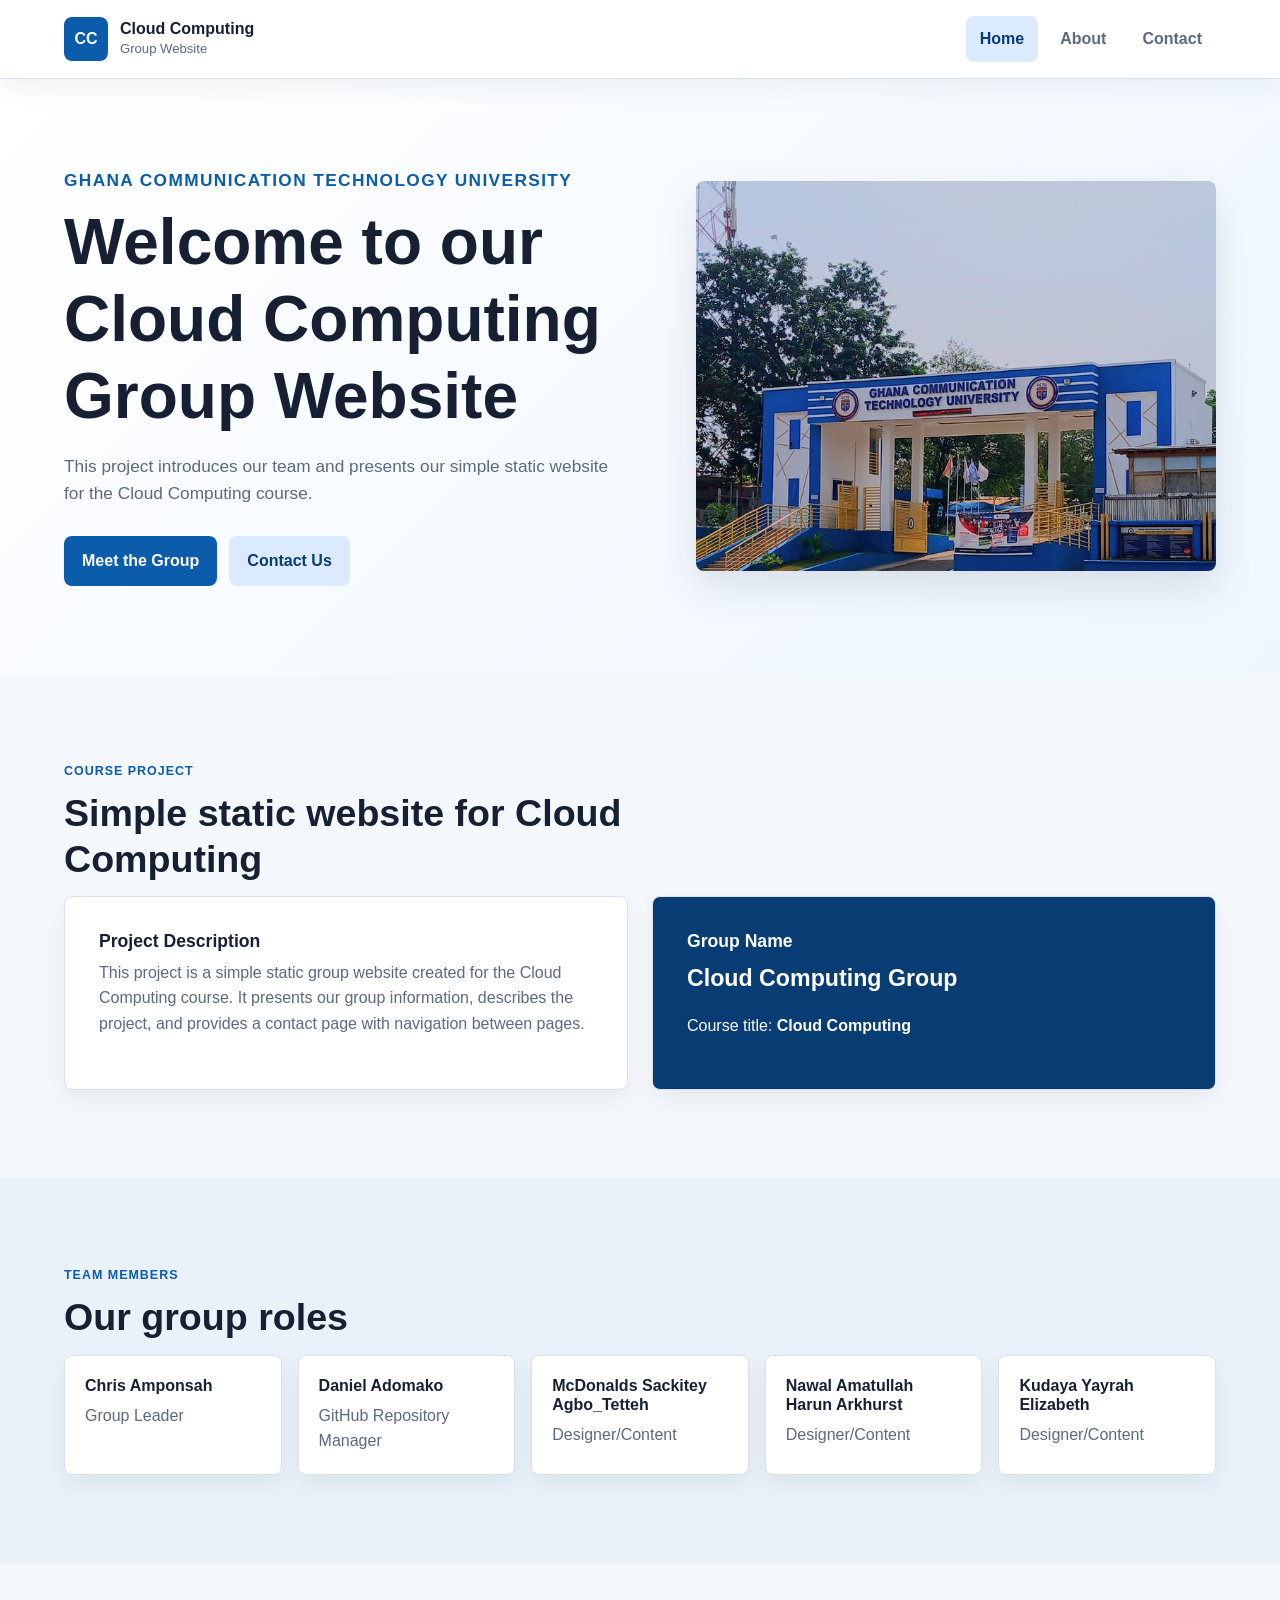
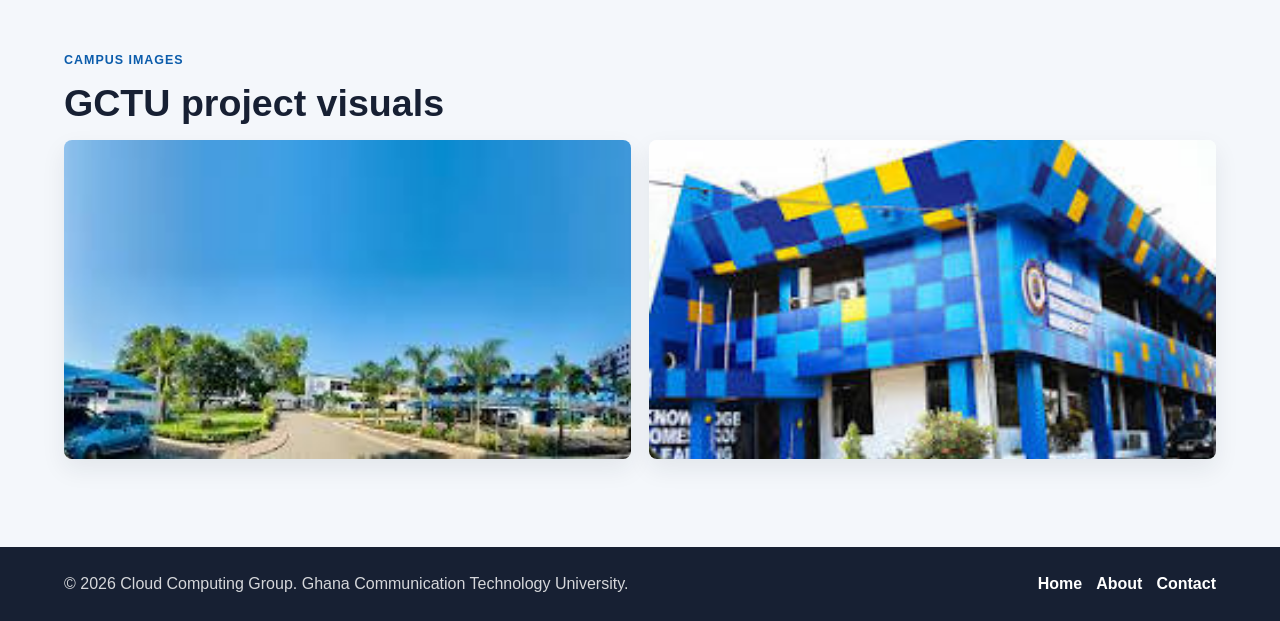
<file: index.html>
<!DOCTYPE html>
<html lang="en">
<head>
  <meta charset="UTF-8">
  <meta name="viewport" content="width=device-width, initial-scale=1.0">
  <meta name="description" content="Cloud Computing group website for a static web design assignment.">
  <title>Home | Cloud Computing Group Website</title>
  <link rel="stylesheet" href="css/style.css">
  <script src="js/script.js" defer></script>
</head>
<body>
  <header class="site-header">
    <a class="brand" href="index.html" aria-label="Cloud Computing Group home">
      <span class="brand-mark">CC</span>
      <span>
        <strong>Cloud Computing</strong>
        <small>Group Website</small>
      </span>
    </a>

    <button class="nav-toggle" type="button" aria-label="Open navigation" aria-expanded="false" aria-controls="site-navigation">
      <span></span>
      <span></span>
      <span></span>
    </button>

    <nav class="site-nav" id="site-navigation" aria-label="Main navigation">
      <a href="index.html" aria-current="page">Home</a>
      <a href="about.html">About</a>
      <a href="contact.html">Contact</a>
    </nav>
  </header>

  <main>
    <section class="hero">
      <div class="hero-content">
        <p class="eyebrow">Ghana Communication Technology University</p>
        <h1>Welcome to our Cloud Computing Group Website</h1>
        <p>
          This project introduces our team and presents our simple static website for the Cloud Computing course.
        </p>
        <div class="hero-actions">
          <a class="button" href="about.html">Meet the Group</a>
          <a class="button button-secondary" href="contact.html">Contact Us</a>
        </div>
      </div>
      <figure class="hero-image">
        <img src="images/gctu-campus-main.jpg" alt="Entrance of Ghana Communication Technology University">
      </figure>
    </section>

    <section class="section">
      <div class="section-heading">
        <p class="eyebrow">Course Project</p>
        <h2>Simple static website for Cloud Computing</h2>
      </div>
      <div class="grid two-columns">
        <article class="card">
          <h3>Project Description</h3>
          <p>
            This project is a simple static group website created for the Cloud Computing course. It presents our group information, describes the project, and provides a contact page with navigation between pages.
          </p>
        </article>
        <article class="card accent-card">
          <h3>Group Name</h3>
          <p class="large-text">Cloud Computing Group</p>
          <p>Course title: <strong>Cloud Computing</strong></p>
        </article>
      </div>
    </section>

    <section class="section soft-section">
      <div class="section-heading">
        <p class="eyebrow">Team Members</p>
        <h2>Our group roles</h2>
      </div>
      <div class="member-grid">
        <article class="member-card">
          <h3>Chris Amponsah</h3>
          <p>Group Leader</p>
        </article>
        <article class="member-card">
          <h3>Daniel Adomako</h3>
          <p>GitHub Repository Manager</p>
        </article>
        <article class="member-card">
          <h3>McDonalds Sackitey Agbo_Tetteh</h3>
          <p>Designer/Content</p>
        </article>
        <article class="member-card">
          <h3>Nawal Amatullah Harun Arkhurst</h3>
          <p>Designer/Content</p>
        </article>
        <article class="member-card">
          <h3>Kudaya Yayrah Elizabeth</h3>
          <p>Designer/Content</p>
        </article>
      </div>
    </section>

    <section class="section">
      <div class="section-heading">
        <p class="eyebrow">Campus Images</p>
        <h2>GCTU project visuals</h2>
      </div>
      <div class="image-grid">
        <figure>
          <img src="images/gctu-campus-view.jpg" alt="Wide view of the Ghana Communication Technology University campus">
        </figure>
        <figure>
          <img src="images/gctu-building.jpg" alt="Ghana Communication Technology University building exterior">
        </figure>
      </div>
    </section>
  </main>

  <footer class="site-footer">
    <p>&copy; 2026 Cloud Computing Group. Ghana Communication Technology University.</p>
    <div class="footer-links">
      <a href="index.html">Home</a>
      <a href="about.html">About</a>
      <a href="contact.html">Contact</a>
    </div>
  </footer>
</body>
</html>
</file>
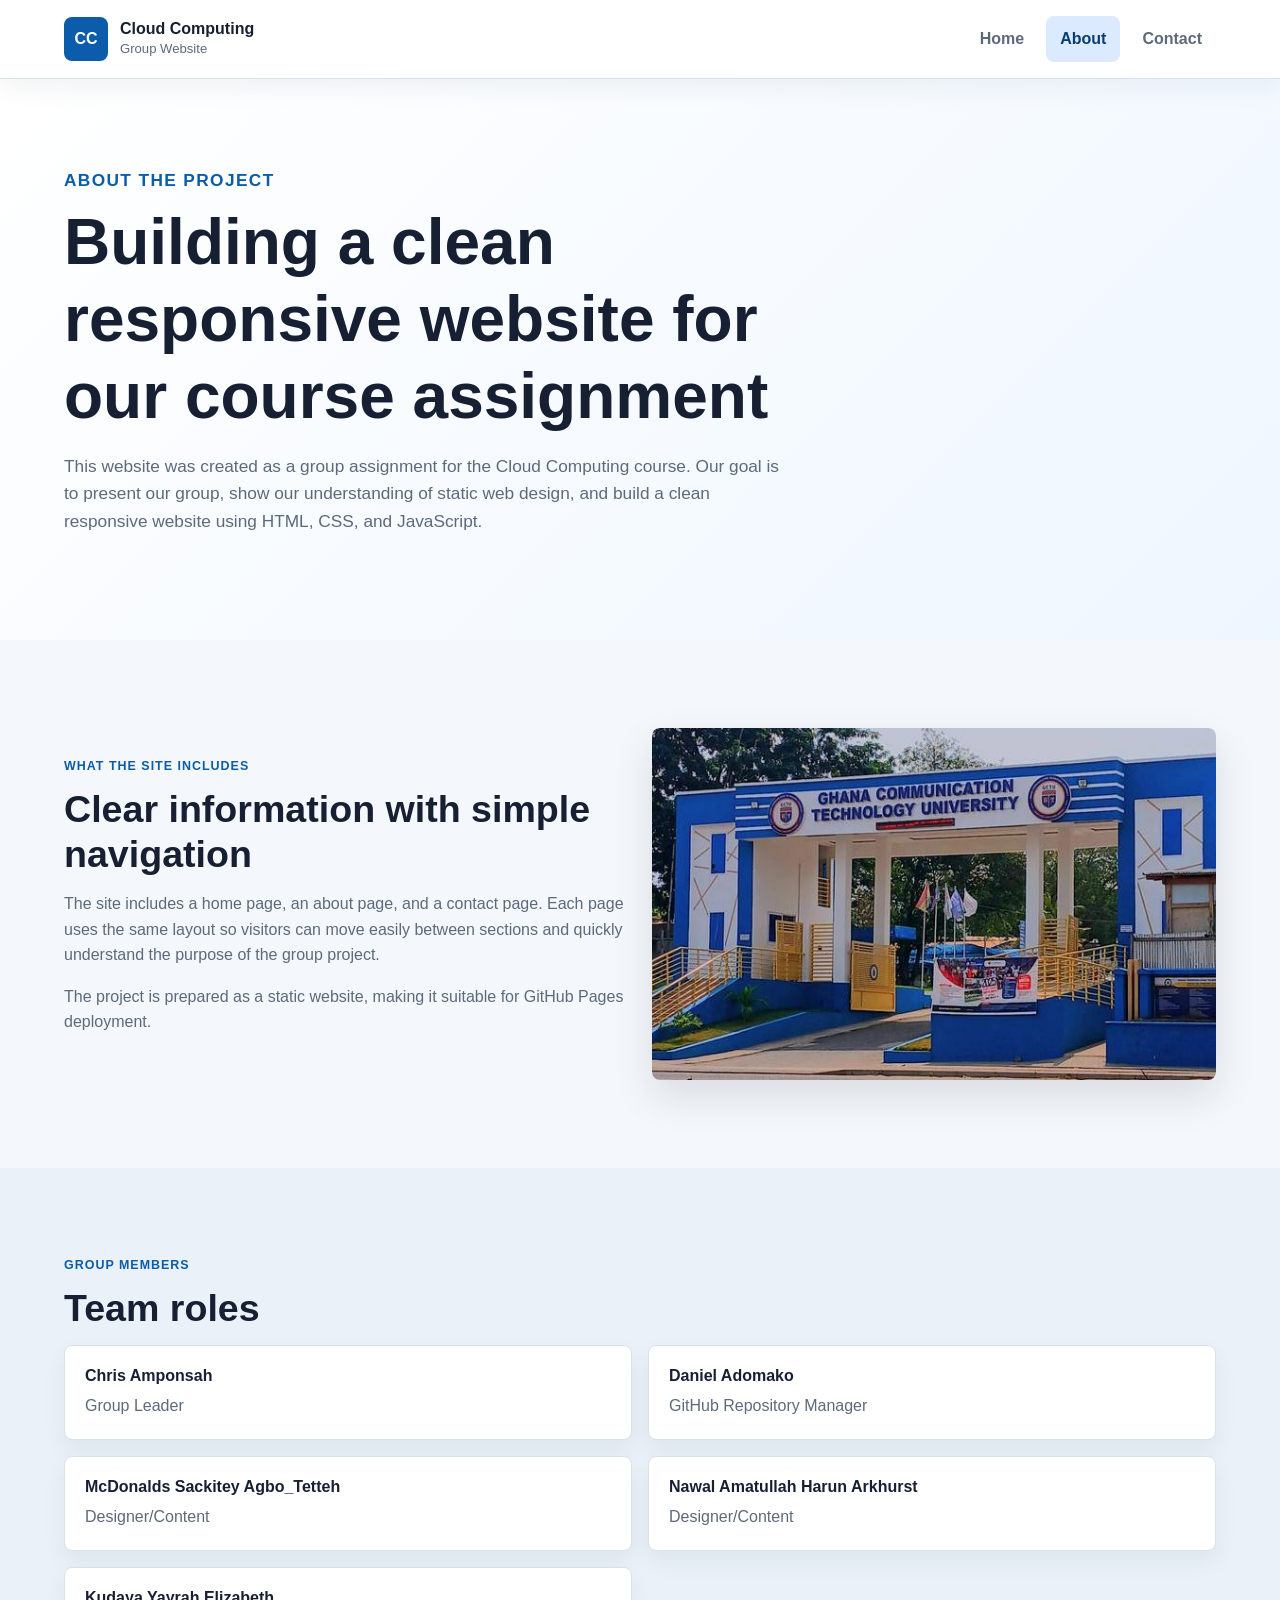
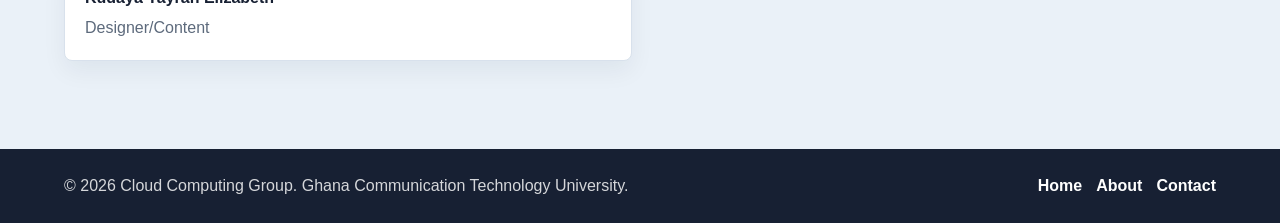
<file: about.html>
<!DOCTYPE html>
<html lang="en">
<head>
  <meta charset="UTF-8">
  <meta name="viewport" content="width=device-width, initial-scale=1.0">
  <meta name="description" content="About the Cloud Computing group assignment and team members.">
  <title>About | Cloud Computing Group Website</title>
  <link rel="stylesheet" href="css/style.css">
  <script src="js/script.js" defer></script>
</head>
<body>
  <header class="site-header">
    <a class="brand" href="index.html" aria-label="Cloud Computing Group home">
      <span class="brand-mark">CC</span>
      <span>
        <strong>Cloud Computing</strong>
        <small>Group Website</small>
      </span>
    </a>

    <button class="nav-toggle" type="button" aria-label="Open navigation" aria-expanded="false" aria-controls="site-navigation">
      <span></span>
      <span></span>
      <span></span>
    </button>

    <nav class="site-nav" id="site-navigation" aria-label="Main navigation">
      <a href="index.html">Home</a>
      <a href="about.html" aria-current="page">About</a>
      <a href="contact.html">Contact</a>
    </nav>
  </header>

  <main>
    <section class="page-hero">
      <div>
        <p class="eyebrow">About the Project</p>
        <h1>Building a clean responsive website for our course assignment</h1>
        <p>
          This website was created as a group assignment for the Cloud Computing course. Our goal is to present our group, show our understanding of static web design, and build a clean responsive website using HTML, CSS, and JavaScript.
        </p>
      </div>
    </section>

    <section class="section">
      <div class="grid two-columns align-center">
        <div>
          <p class="eyebrow">What the site includes</p>
          <h2>Clear information with simple navigation</h2>
          <p>
            The site includes a home page, an about page, and a contact page. Each page uses the same layout so visitors can move easily between sections and quickly understand the purpose of the group project.
          </p>
          <p>
            The project is prepared as a static website, making it suitable for GitHub Pages deployment.
          </p>
        </div>
        <figure class="image-panel">
          <img src="images/gctu-campus-gate.jpg" alt="Ghana Communication Technology University campus gate">
        </figure>
      </div>
    </section>

    <section class="section soft-section">
      <div class="section-heading">
        <p class="eyebrow">Group Members</p>
        <h2>Team roles</h2>
      </div>
      <div class="role-list">
        <article>
          <h3>Chris Amponsah</h3>
          <p>Group Leader</p>
        </article>
        <article>
          <h3>Daniel Adomako</h3>
          <p>GitHub Repository Manager</p>
        </article>
        <article>
          <h3>McDonalds Sackitey Agbo_Tetteh</h3>
          <p>Designer/Content</p>
        </article>
        <article>
          <h3>Nawal Amatullah Harun Arkhurst</h3>
          <p>Designer/Content</p>
        </article>
        <article>
          <h3>Kudaya Yayrah Elizabeth</h3>
          <p>Designer/Content</p>
        </article>
      </div>
    </section>
  </main>

  <footer class="site-footer">
    <p>&copy; 2026 Cloud Computing Group. Ghana Communication Technology University.</p>
    <div class="footer-links">
      <a href="index.html">Home</a>
      <a href="about.html">About</a>
      <a href="contact.html">Contact</a>
    </div>
  </footer>
</body>
</html>
</file>
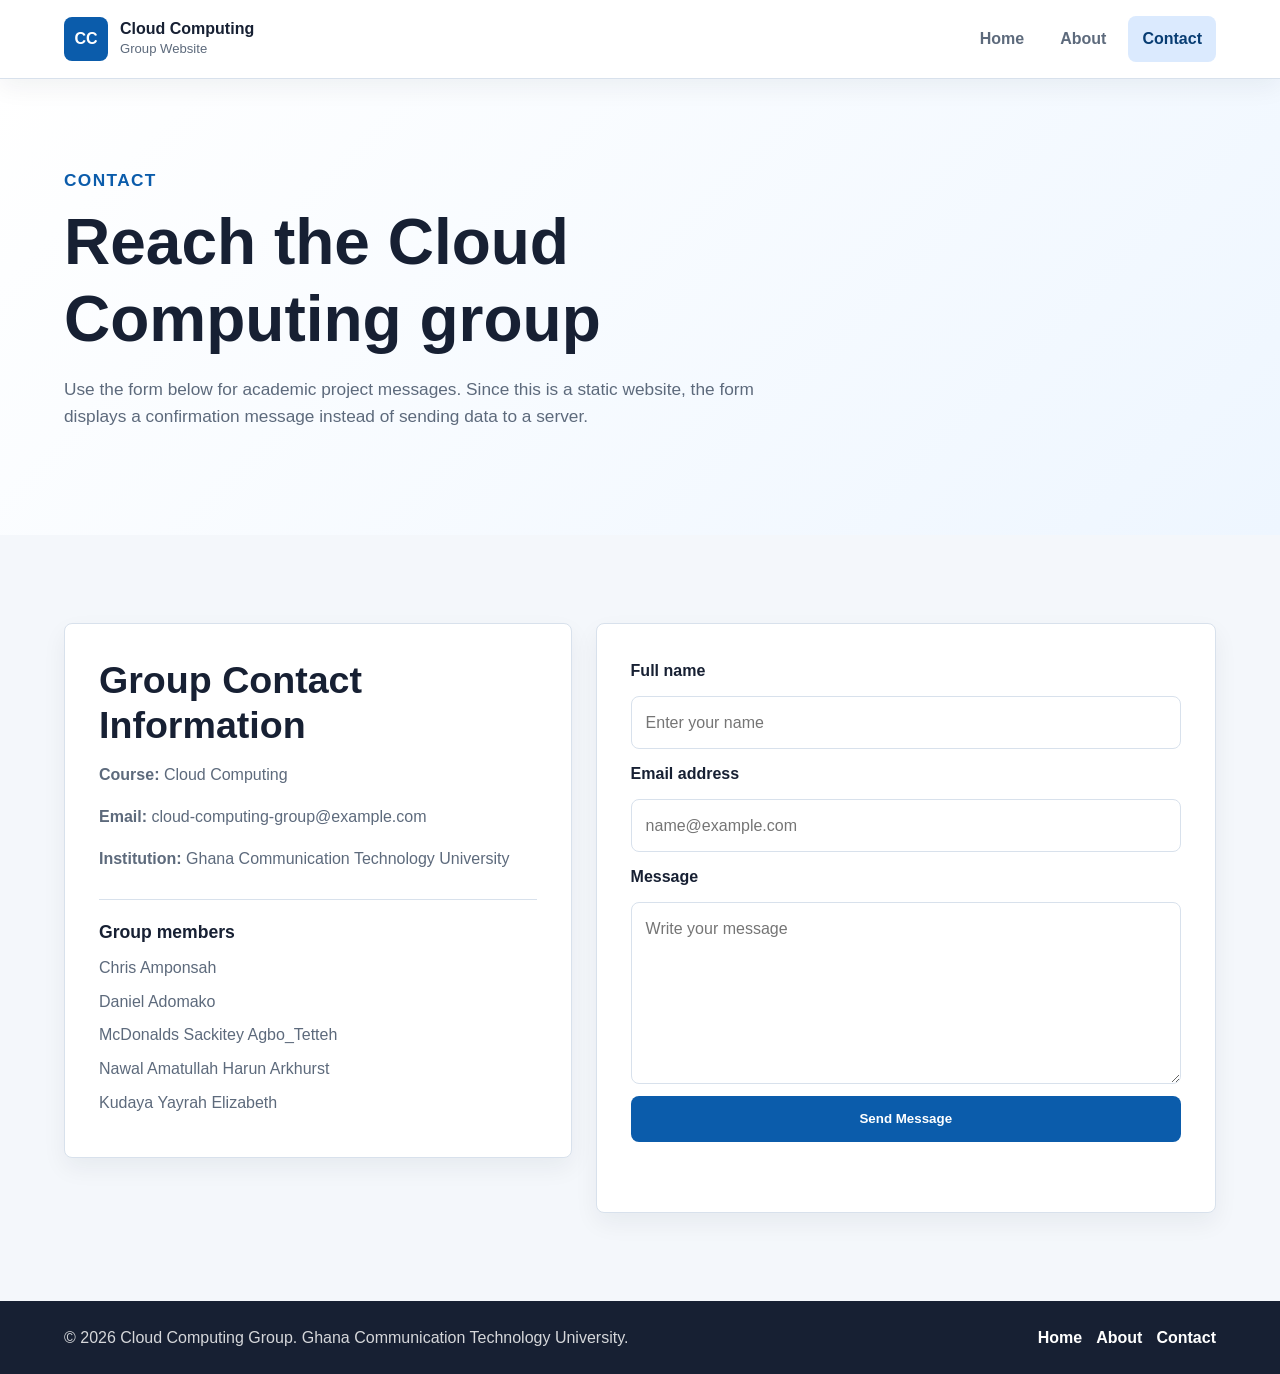
<file: contact.html>
<!DOCTYPE html>
<html lang="en">
<head>
  <meta charset="UTF-8">
  <meta name="viewport" content="width=device-width, initial-scale=1.0">
  <meta name="description" content="Contact page for the Cloud Computing group website.">
  <title>Contact | Cloud Computing Group Website</title>
  <link rel="stylesheet" href="css/style.css">
  <script src="js/script.js" defer></script>
</head>
<body>
  <header class="site-header">
    <a class="brand" href="index.html" aria-label="Cloud Computing Group home">
      <span class="brand-mark">CC</span>
      <span>
        <strong>Cloud Computing</strong>
        <small>Group Website</small>
      </span>
    </a>

    <button class="nav-toggle" type="button" aria-label="Open navigation" aria-expanded="false" aria-controls="site-navigation">
      <span></span>
      <span></span>
      <span></span>
    </button>

    <nav class="site-nav" id="site-navigation" aria-label="Main navigation">
      <a href="index.html">Home</a>
      <a href="about.html">About</a>
      <a href="contact.html" aria-current="page">Contact</a>
    </nav>
  </header>

  <main>
    <section class="page-hero">
      <div>
        <p class="eyebrow">Contact</p>
        <h1>Reach the Cloud Computing group</h1>
        <p>
          Use the form below for academic project messages. Since this is a static website, the form displays a confirmation message instead of sending data to a server.
        </p>
      </div>
    </section>

    <section class="section">
      <div class="grid contact-grid">
        <div class="contact-panel">
          <h2>Group Contact Information</h2>
          <p><strong>Course:</strong> Cloud Computing</p>
          <p><strong>Email:</strong> cloud-computing-group@example.com</p>
          <p><strong>Institution:</strong> Ghana Communication Technology University</p>

          <div class="compact-list">
            <h3>Group members</h3>
            <p>Chris Amponsah</p>
            <p>Daniel Adomako</p>
            <p>McDonalds Sackitey Agbo_Tetteh</p>
            <p>Nawal Amatullah Harun Arkhurst</p>
            <p>Kudaya Yayrah Elizabeth</p>
          </div>
        </div>

        <form class="contact-form" action="#" method="post">
          <label for="name">Full name</label>
          <input type="text" id="name" name="name" placeholder="Enter your name" required>

          <label for="email">Email address</label>
          <input type="email" id="email" name="email" placeholder="name@example.com" required>

          <label for="message">Message</label>
          <textarea id="message" name="message" rows="6" placeholder="Write your message" required></textarea>

          <button class="button" type="submit">Send Message</button>
          <p class="form-message" role="status" aria-live="polite"></p>
        </form>
      </div>
    </section>
  </main>

  <footer class="site-footer">
    <p>&copy; 2026 Cloud Computing Group. Ghana Communication Technology University.</p>
    <div class="footer-links">
      <a href="index.html">Home</a>
      <a href="about.html">About</a>
      <a href="contact.html">Contact</a>
    </div>
  </footer>
</body>
</html>
</file>
<file: css/style.css>
:root {
  --bg: #f4f7fb;
  --surface: #ffffff;
  --surface-soft: #eaf1f8;
  --text: #172033;
  --muted: #5d6a7c;
  --accent: #0b5cab;
  --accent-dark: #083d73;
  --accent-soft: #dbeafe;
  --border: #d8e1ec;
  --shadow: 0 16px 40px rgba(23, 32, 51, 0.12);
  --radius: 8px;
}

* {
  box-sizing: border-box;
}

html {
  scroll-behavior: smooth;
}

body {
  margin: 0;
  font-family: Arial, Helvetica, sans-serif;
  color: var(--text);
  background: var(--bg);
  line-height: 1.6;
  overflow-x: hidden;
}

img {
  display: block;
  max-width: 100%;
  height: auto;
}

a {
  color: inherit;
}

.site-header {
  position: sticky;
  top: 0;
  z-index: 10;
  display: flex;
  align-items: center;
  justify-content: space-between;
  gap: 24px;
  padding: 16px clamp(18px, 5vw, 72px);
  background: rgba(255, 255, 255, 0.96);
  border-bottom: 1px solid var(--border);
  box-shadow: 0 8px 24px rgba(23, 32, 51, 0.06);
}

.brand {
  display: inline-flex;
  align-items: center;
  gap: 12px;
  min-width: 0;
  color: var(--text);
  text-decoration: none;
}

.brand-mark {
  display: grid;
  place-items: center;
  flex: 0 0 44px;
  width: 44px;
  height: 44px;
  border-radius: 8px;
  color: #ffffff;
  background: var(--accent);
  font-weight: 700;
  letter-spacing: 0;
}

.brand strong,
.brand small {
  display: block;
}

.brand strong {
  line-height: 1.2;
}

.brand small {
  color: var(--muted);
  font-size: 0.82rem;
}

.site-nav {
  display: flex;
  align-items: center;
  gap: 8px;
}

.site-nav a {
  padding: 10px 14px;
  border-radius: 8px;
  color: var(--muted);
  font-weight: 700;
  text-decoration: none;
  transition: background 160ms ease, color 160ms ease;
}

.site-nav a:hover,
.site-nav a:focus,
.site-nav a[aria-current="page"] {
  color: var(--accent-dark);
  background: var(--accent-soft);
}

.nav-toggle {
  display: none;
  width: 44px;
  height: 44px;
  padding: 10px;
  border: 1px solid var(--border);
  border-radius: 8px;
  background: var(--surface);
  cursor: pointer;
}

.nav-toggle span {
  display: block;
  width: 100%;
  height: 2px;
  margin: 5px 0;
  background: var(--text);
}

.hero,
.page-hero,
.section {
  padding: clamp(40px, 7vw, 88px) clamp(18px, 5vw, 72px);
}

.hero {
  display: grid;
  grid-template-columns: minmax(0, 1fr) minmax(280px, 520px);
  align-items: center;
  gap: clamp(28px, 5vw, 64px);
  background: linear-gradient(135deg, #ffffff 0%, #eef6ff 100%);
}

.hero-content {
  max-width: 680px;
}

.hero > *,
.grid > *,
.member-grid > *,
.role-list > *,
.image-grid > * {
  min-width: 0;
}

.eyebrow {
  margin: 0 0 10px;
  color: var(--accent);
  font-size: 0.78rem;
  font-weight: 800;
  letter-spacing: 0.08em;
  text-transform: uppercase;
}

h1,
h2,
h3,
p {
  overflow-wrap: anywhere;
}

h1,
h2,
h3 {
  margin-top: 0;
  line-height: 1.2;
}

h1 {
  margin-bottom: 18px;
  font-size: clamp(2.2rem, 5vw, 4.6rem);
}

h2 {
  margin-bottom: 14px;
  font-size: clamp(1.6rem, 3vw, 2.35rem);
}

h3 {
  margin-bottom: 8px;
  font-size: 1.1rem;
}

p {
  margin: 0 0 16px;
  color: var(--muted);
}

.hero-content > p,
.page-hero p {
  max-width: 720px;
  font-size: 1.08rem;
}

.hero-actions {
  display: flex;
  flex-wrap: wrap;
  gap: 12px;
  margin-top: 28px;
}

.button {
  display: inline-flex;
  align-items: center;
  justify-content: center;
  min-height: 46px;
  padding: 12px 18px;
  border: 0;
  border-radius: 8px;
  color: #ffffff;
  background: var(--accent);
  font-weight: 800;
  text-decoration: none;
  cursor: pointer;
  transition: background 160ms ease, transform 160ms ease;
}

.button:hover,
.button:focus {
  background: var(--accent-dark);
  transform: translateY(-1px);
}

.button-secondary {
  color: var(--accent-dark);
  background: var(--accent-soft);
}

.button-secondary:hover,
.button-secondary:focus {
  color: #ffffff;
}

.hero-image,
.image-panel {
  margin: 0;
  overflow: hidden;
  border-radius: var(--radius);
  box-shadow: var(--shadow);
  background: var(--surface);
}

.hero-image img {
  width: 100%;
  aspect-ratio: 4 / 3;
  object-fit: cover;
}

.image-panel img {
  width: 100%;
  aspect-ratio: 16 / 10;
  object-fit: cover;
}

.image-grid {
  display: grid;
  grid-template-columns: repeat(2, minmax(0, 1fr));
  gap: 18px;
}

.image-grid figure {
  margin: 0;
  overflow: hidden;
  border-radius: var(--radius);
  background: var(--surface);
  box-shadow: 0 10px 24px rgba(23, 32, 51, 0.08);
}

.image-grid img {
  width: 100%;
  aspect-ratio: 16 / 9;
  object-fit: cover;
}

.page-hero {
  background: linear-gradient(135deg, #ffffff 0%, #eef6ff 100%);
}

.page-hero > div,
.section-heading {
  max-width: 760px;
}

.grid {
  display: grid;
  gap: 24px;
}

.two-columns {
  grid-template-columns: repeat(2, minmax(0, 1fr));
}

.align-center {
  align-items: center;
}

.card,
.member-card,
.role-list article,
.contact-panel,
.contact-form {
  border: 1px solid var(--border);
  border-radius: var(--radius);
  background: var(--surface);
  box-shadow: 0 10px 24px rgba(23, 32, 51, 0.06);
}

.card {
  padding: clamp(22px, 4vw, 34px);
}

.accent-card {
  background: var(--accent-dark);
}

.accent-card h3,
.accent-card p {
  color: #ffffff;
}

.large-text {
  font-size: 1.45rem;
  font-weight: 800;
}

.soft-section {
  background: var(--surface-soft);
}

.member-grid {
  display: grid;
  grid-template-columns: repeat(5, minmax(0, 1fr));
  gap: 16px;
}

.member-card {
  padding: 20px;
}

.member-card h3,
.role-list h3 {
  font-size: 1rem;
}

.member-card p,
.role-list p {
  margin-bottom: 0;
}

.role-list {
  display: grid;
  grid-template-columns: repeat(2, minmax(0, 1fr));
  gap: 16px;
}

.role-list article {
  padding: 20px;
}

.contact-grid {
  grid-template-columns: minmax(260px, 0.9fr) minmax(300px, 1.1fr);
  align-items: start;
}

.contact-panel,
.contact-form {
  padding: clamp(22px, 4vw, 34px);
}

.compact-list {
  margin-top: 28px;
  padding-top: 22px;
  border-top: 1px solid var(--border);
}

.compact-list h3 {
  margin-bottom: 12px;
}

.compact-list p {
  margin-bottom: 8px;
}

.contact-form {
  display: grid;
  gap: 12px;
}

.contact-form label {
  color: var(--text);
  font-weight: 800;
}

.contact-form input,
.contact-form textarea {
  width: 100%;
  padding: 13px 14px;
  border: 1px solid var(--border);
  border-radius: 8px;
  color: var(--text);
  background: #ffffff;
  font: inherit;
}

.contact-form input:focus,
.contact-form textarea:focus {
  outline: 3px solid rgba(11, 92, 171, 0.18);
  border-color: var(--accent);
}

.contact-form textarea {
  resize: vertical;
  min-height: 150px;
}

.form-message {
  min-height: 24px;
  margin: 0;
  color: var(--accent-dark);
  font-weight: 700;
}

.site-footer {
  display: flex;
  align-items: center;
  justify-content: space-between;
  gap: 16px;
  padding: 24px clamp(18px, 5vw, 72px);
  color: #ffffff;
  background: var(--text);
}

.site-footer p {
  margin: 0;
  color: rgba(255, 255, 255, 0.82);
}

.footer-links {
  display: flex;
  flex-wrap: wrap;
  gap: 14px;
}

.footer-links a {
  color: #ffffff;
  font-weight: 700;
  text-decoration: none;
}

.footer-links a:hover,
.footer-links a:focus {
  text-decoration: underline;
}

@media (max-width: 980px) {
  .hero,
  .two-columns,
  .contact-grid {
    grid-template-columns: 1fr;
  }

  .member-grid {
    grid-template-columns: repeat(2, minmax(0, 1fr));
  }
}

@media (max-width: 720px) {
  .site-header {
    align-items: flex-start;
    flex-wrap: wrap;
    padding: 14px 18px;
  }

  .nav-toggle {
    display: block;
  }

  .site-nav {
    display: none;
    width: 100%;
    flex-direction: column;
    align-items: stretch;
    gap: 6px;
    padding-top: 10px;
  }

  .site-nav.is-open {
    display: flex;
  }

  .site-nav a {
    width: 100%;
  }

  .hero,
  .page-hero,
  .section {
    padding: 38px 18px;
  }

  .hero-actions,
  .site-footer {
    align-items: stretch;
    flex-direction: column;
  }

  .button {
    width: 100%;
  }

  .role-list,
  .member-grid,
  .image-grid {
    grid-template-columns: 1fr;
  }
}

@media (max-width: 420px) {
  .brand {
    max-width: calc(100% - 58px);
  }

  .brand strong {
    font-size: 0.95rem;
  }

  .brand small {
    font-size: 0.76rem;
  }

  h1 {
    font-size: 1.85rem;
  }
}
</file>
